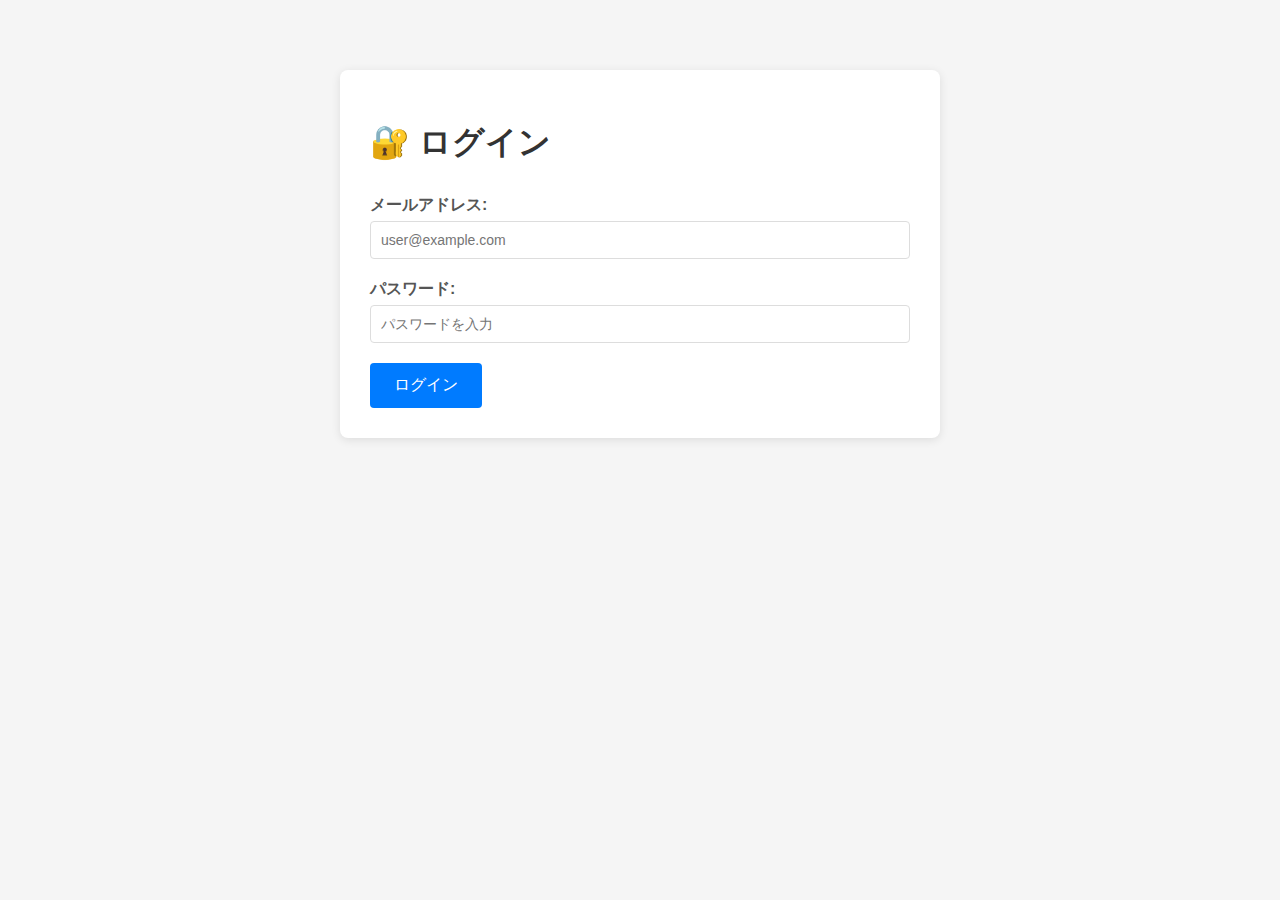
<file: static/login.html>
<!DOCTYPE html>
<html lang="ja">
<head>
    <meta charset="UTF-8">
    <meta name="viewport" content="width=device-width, initial-scale=1.0">
    <link rel="shortcut icon" href="/static/favicon.png" type="image/png">   
    <link rel="stylesheet" href="/static/style.css">
    <title>記事管理システム</title>
    <!-- 先ほどのHTMLをここに貼り付け -->
    <style>
        body {
            font-family: 'Segoe UI', Arial, sans-serif;
            max-width: 600px;
            margin: 50px auto;
            padding: 20px;
            background: #f5f5f5;
        }
        .container {
            background: white;
            padding: 30px;
            border-radius: 8px;
            box-shadow: 0 2px 10px rgba(0,0,0,0.1);
        }
        h1 { color: #333; margin-bottom: 30px; }
        .form-group {
            margin-bottom: 20px;
        }
        label {
            display: block;
            margin-bottom: 5px;
            font-weight: bold;
            color: #555;
        }
        input, textarea {
            width: 100%;
            padding: 10px;
            border: 1px solid #ddd;
            border-radius: 4px;
            font-size: 14px;
            box-sizing: border-box;
        }
        textarea {
            resize: vertical;
            font-family: 'Courier New', monospace;
        }
        button {
            background: #007bff;
            color: white;
            padding: 12px 24px;
            border: none;
            border-radius: 4px;
            cursor: pointer;
            font-size: 16px;
            transition: background 0.3s;
        }
        button:hover { background: #0056b3; }
        button:disabled {
            background: #ccc;
            cursor: not-allowed;
        }
        .btn-secondary {
            background: #6c757d;
            margin-left: 10px;
        }
        .btn-secondary:hover { background: #545b62; }
        .status {
            padding: 10px;
            margin-bottom: 20px;
            border-radius: 4px;
        }
        .status.error {
            background: #f8d7da;
            color: #721c24;
            border: 1px solid #f5c6cb;
        }
        .status.success {
            background: #d4edda;
            color: #155724;
            border: 1px solid #c3e6cb;
        }
        .status.info {
            background: #d1ecf1;
            color: #0c5460;
            border: 1px solid #bee5eb;
        }
        .hidden { display: none; }
        .logout-btn {
            float: right;
            padding: 8px 16px;
            font-size: 14px;
        }
    </style>
</head>
<body>
    <div class="container">
        <!-- ログインフォーム -->
        <div id="login-section">
            <h1>🔐 ログイン</h1>
            <div id="login-status" class="status hidden"></div>
            
            <form id="login-form">
                <div class="form-group">
                    <label for="email">メールアドレス:</label>
                    <input type="email" id="email" name="email" 
                           placeholder="user@example.com" required>
                </div>
                
                <div class="form-group">
                    <label for="password">パスワード:</label>
                    <input type="password" id="password" name="password" 
                           placeholder="パスワードを入力" required>
                </div>
                
                <button type="submit">ログイン</button>
            </form>
        </div>

        <!-- 投稿フォーム（ログイン後に表示） -->
        <div id="post-section" class="hidden">
            <h1>📝 新規投稿
                <button id="logout-btn" class="logout-btn btn-secondary">ログアウト</button>
            </h1>
            <div id="post-status" class="status hidden"></div>
            
            <form id="post-form">
                <div class="form-group">
                    <label for="title">タイトル:</label>
                    <input type="text" id="title" name="title" 
                           placeholder="記事のタイトル" required>
                </div>
                
                <div class="form-group">
                    <label for="md_content">内容 (Markdown):</label>
                    <textarea id="md_content" name="md_content" rows="15"
                              placeholder="# 見出し

Markdown形式で記事を書けます。

- リスト1
- リスト2

**太字** や *斜体* も使えます。" required></textarea>
                </div>
                
                <button type="submit">保存</button>
                <a href="/posts" class="btn-secondary" style="text-decoration: none; display: inline-block; padding: 12px 24px;">キャンセル</a>
            </form>
        </div>
    </div>

    <script>
    // 初期化
    document.addEventListener('DOMContentLoaded', () => {
        checkLoginStatus();
        setupLoginForm();
        setupPostForm();
        setupLogout();
    });

    // ログイン状態をチェック
    function checkLoginStatus() {
        const token = localStorage.getItem('jwt_token');
        if (token) {
            showPostSection();
        } else {
            showLoginSection();
        }
    }

    // ログインフォームのセットアップ
    function setupLoginForm() {
        const form = document.getElementById('login-form');
        form.addEventListener('submit', async (e) => {
            e.preventDefault();
            
            const email = form.email.value;
            const password = form.password.value;
            
            showStatus('login-status', 'ログイン中...', 'info');
            
            try {
                // Locoフレームワークの標準エンドポイント（ポート5150）
                const res = await fetch('/api/auth/login', {
                    method: 'POST',
                    headers: {
                        'Content-Type': 'application/json'
                    },
                    body: JSON.stringify({ email, password })
                });
                
                if (res.ok) {
                    const data = await res.json();
                    
                    // トークンを保存（Locoは通常"token"キーで返す）
                    localStorage.setItem('jwt_token', data.token);
                    
                    showStatus('login-status', 'ログイン成功！', 'success');
                    setTimeout(showPostSection, 1000);
                } else {
                    const error = await res.json();
                    showStatus('login-status', 
                        'ログイン失敗: ' + (error.error || 'メールアドレスかパスワードが間違っています'), 
                        'error');
                }
            } catch (err) {
                console.error(err);
                showStatus('login-status', 'ネットワークエラーが発生しました', 'error');
            }
        });
    }

    // 投稿フォームのセットアップ
    function setupPostForm() {
        const form = document.getElementById('post-form');
        form.addEventListener('submit', async (e) => {
            e.preventDefault();
            
            const token = localStorage.getItem('jwt_token');
            if (!token) {
                showStatus('post-status', '認証エラー: 再ログインしてください', 'error');
                setTimeout(showLoginSection, 2000);
                return;
            }
            
            const data = {
                title: form.title.value,
                md_content: form.md_content.value
            };
            
            showStatus('post-status', '保存中...', 'info');
            
            try {
                const res = await fetch('/api/posts', {
                    method: 'POST',
                    headers: {
                        'Content-Type': 'application/json',
                        'Authorization': `Bearer ${token}`  // ⭐ ここが重要！
                    },
                    body: JSON.stringify(data)
                });
                
                if (res.ok) {
                    showStatus('post-status', '保存しました！ リダイレクト中...', 'success');
                    setTimeout(() => {
                        location.href = '/posts';
                    }, 1500);
                } else if (res.status === 401) {
                    showStatus('post-status', 'セッションが切れました。再ログインしてください', 'error');
                    localStorage.removeItem('jwt_token');
                    setTimeout(showLoginSection, 2000);
                } else {
                    const error = await res.json();
                    showStatus('post-status', '保存失敗: ' + (error.description || error.error), 'error');
                }
            } catch (err) {
                console.error(err);
                showStatus('post-status', 'ネットワークエラー', 'error');
            }
        });
    }

    // ログアウト
    function setupLogout() {
        document.getElementById('logout-btn').addEventListener('click', () => {
            localStorage.removeItem('jwt_token');
            showLoginSection();
        });
    }

    // 画面切り替え
    function showLoginSection() {
        document.getElementById('login-section').classList.remove('hidden');
        document.getElementById('post-section').classList.add('hidden');
        hideStatus('post-status');
    }

    function showPostSection() {
        document.getElementById('login-section').classList.add('hidden');
        document.getElementById('post-section').classList.remove('hidden');
        hideStatus('login-status');
    }

    // ステータス表示
    function showStatus(id, message, type) {
        const status = document.getElementById(id);
        status.textContent = message;
        status.className = `status ${type}`;
        status.classList.remove('hidden');
    }

    function hideStatus(id) {
        document.getElementById(id).classList.add('hidden');
    }
    </script>

    <!-- ... -->
</body>
</html>
</file>
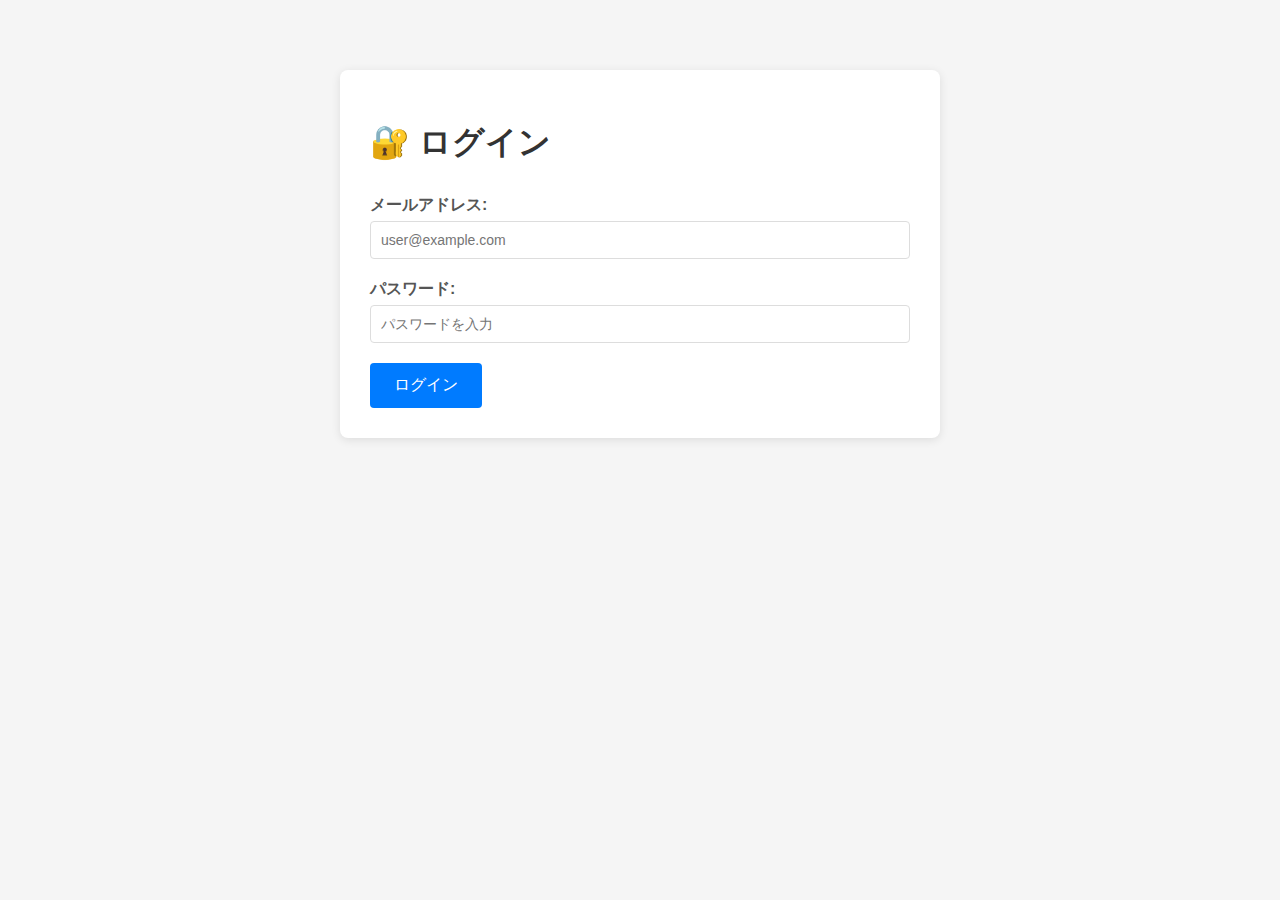
<file: static/login_system.html>
<!DOCTYPE html>
<html lang="ja">
<head>
    <meta charset="UTF-8">
    <meta name="viewport" content="width=device-width, initial-scale=1.0">
    <link rel="shortcut icon" href="/static/favicon.png" type="image/png">   
    <link rel="stylesheet" href="/static/style.css">
    <title>記事管理システム</title>
    <style>
        body {
            font-family: 'Segoe UI', Arial, sans-serif;
            max-width: 600px;
            margin: 50px auto;
            padding: 20px;
            background: #f5f5f5;
        }
        .container {
            background: white;
            padding: 30px;
            border-radius: 8px;
            box-shadow: 0 2px 10px rgba(0,0,0,0.1);
        }
        h1 { color: #333; margin-bottom: 30px; }
        .form-group {
            margin-bottom: 20px;
        }
        label {
            display: block;
            margin-bottom: 5px;
            font-weight: bold;
            color: #555;
        }
        input, textarea {
            width: 100%;
            padding: 10px;
            border: 1px solid #ddd;
            border-radius: 4px;
            font-size: 14px;
            box-sizing: border-box;
        }
        textarea {
            resize: vertical;
            font-family: 'Courier New', monospace;
        }
        button {
            background: #007bff;
            color: white;
            padding: 12px 24px;
            border: none;
            border-radius: 4px;
            cursor: pointer;
            font-size: 16px;
            transition: background 0.3s;
        }
        button:hover { background: #0056b3; }
        button:disabled {
            background: #ccc;
            cursor: not-allowed;
        }
        .btn-secondary {
            background: #6c757d;
            margin-left: 10px;
        }
        .btn-secondary:hover { background: #545b62; }
        .status {
            padding: 10px;
            margin-bottom: 20px;
            border-radius: 4px;
        }
        .status.error {
            background: #f8d7da;
            color: #721c24;
            border: 1px solid #f5c6cb;
        }
        .status.success {
            background: #d4edda;
            color: #155724;
            border: 1px solid #c3e6cb;
        }
        .status.info {
            background: #d1ecf1;
            color: #0c5460;
            border: 1px solid #bee5eb;
        }
        .hidden { display: none; }
        .logout-btn {
            float: right;
            padding: 8px 16px;
            font-size: 14px;
        }
    </style>
</head>
<body>
    <div class="container">
        <!-- ログインフォーム -->
        <div id="login-section">
            <h1>🔐 ログイン</h1>
            <div id="login-status" class="status hidden"></div>
            
            <form id="login-form">
                <div class="form-group">
                    <label for="email">メールアドレス:</label>
                    <input type="email" id="email" name="email" 
                           placeholder="user@example.com" required>
                </div>
                
                <div class="form-group">
                    <label for="password">パスワード:</label>
                    <input type="password" id="password" name="password" 
                           placeholder="パスワードを入力" required>
                </div>
                
                <button type="submit">ログイン</button>
            </form>
        </div>

        <!-- 投稿フォーム（ログイン後に表示） -->
        <div id="post-section" class="hidden">
            <h1>📝 新規投稿
                <button id="logout-btn" class="logout-btn btn-secondary">ログアウト</button>
            </h1>
            <div id="post-status" class="status hidden"></div>
            
            <form id="post-form">
                <div class="form-group">
                    <label for="title">タイトル:</label>
                    <input type="text" id="title" name="title" 
                           placeholder="記事のタイトル" required>
                </div>
                
                <div class="form-group">
                    <label for="md_content">内容 (Markdown):</label>
                    <textarea id="md_content" name="md_content" rows="15"
                              placeholder="# 見出し

Markdown形式で記事を書けます。

- リスト1
- リスト2

**太字** や *斜体* も使えます。" required></textarea>
                </div>
                
                <button type="submit">保存</button>
                <a href="/posts" class="btn-secondary" style="text-decoration: none; display: inline-block; padding: 12px 24px;">キャンセル</a>
            </form>
        </div>
    </div>

    <script>
    // 初期化
    document.addEventListener('DOMContentLoaded', () => {
        checkLoginStatus();
        setupLoginForm();
        setupPostForm();
        setupLogout();
    });

    // ログイン状態をチェック
    function checkLoginStatus() {
        const token = localStorage.getItem('jwt_token');
        if (token) {
            showPostSection();
        } else {
            showLoginSection();
        }
    }

    // ログインフォームのセットアップ
    function setupLoginForm() {
        const form = document.getElementById('login-form');
        form.addEventListener('submit', async (e) => {
            e.preventDefault();
            
            const email = form.email.value;
            const password = form.password.value;
            
            showStatus('login-status', 'ログイン中...', 'info');
            
            try {
                // Locoフレームワークの標準エンドポイント（ポート5150）
                const res = await fetch('http://localhost:5150/api/auth/login', {
                    method: 'POST',
                    headers: {
                        'Content-Type': 'application/json'
                    },
                    body: JSON.stringify({ email, password })
                });
                
                if (res.ok) {
                    const data = await res.json();
                    
                    // トークンを保存（Locoは通常"token"キーで返す）
                    localStorage.setItem('jwt_token', data.token);
                    
                    showStatus('login-status', 'ログイン成功！', 'success');
                    setTimeout(showPostSection, 1000);
                } else {
                    const error = await res.json();
                    showStatus('login-status', 
                        'ログイン失敗: ' + (error.error || 'メールアドレスかパスワードが間違っています'), 
                        'error');
                }
            } catch (err) {
                console.error(err);
                showStatus('login-status', 'ネットワークエラーが発生しました', 'error');
            }
        });
    }

    // 投稿フォームのセットアップ
    function setupPostForm() {
        const form = document.getElementById('post-form');
        form.addEventListener('submit', async (e) => {
            e.preventDefault();
            
            const token = localStorage.getItem('jwt_token');
            if (!token) {
                showStatus('post-status', '認証エラー: 再ログインしてください', 'error');
                setTimeout(showLoginSection, 2000);
                return;
            }
            
            const data = {
                title: form.title.value,
                md_content: form.md_content.value
            };
            
            showStatus('post-status', '保存中...', 'info');
            
            try {
                const res = await fetch('http://localhost:5150/api/posts', {
                    method: 'POST',
                    headers: {
                        'Content-Type': 'application/json',
                        'Authorization': `Bearer ${token}`  // ⭐ ここが重要！
                    },
                    body: JSON.stringify(data)
                });
                
                if (res.ok) {
                    showStatus('post-status', '保存しました！ リダイレクト中...', 'success');
                    setTimeout(() => {
                        location.href = '/posts';
                    }, 1500);
                } else if (res.status === 401) {
                    showStatus('post-status', 'セッションが切れました。再ログインしてください', 'error');
                    localStorage.removeItem('jwt_token');
                    setTimeout(showLoginSection, 2000);
                } else {
                    const error = await res.json();
                    showStatus('post-status', '保存失敗: ' + (error.description || error.error), 'error');
                }
            } catch (err) {
                console.error(err);
                showStatus('post-status', 'ネットワークエラー', 'error');
            }
        });
    }

    // ログアウト
    function setupLogout() {
        document.getElementById('logout-btn').addEventListener('click', () => {
            localStorage.removeItem('jwt_token');
            showLoginSection();
        });
    }

    // 画面切り替え
    function showLoginSection() {
        document.getElementById('login-section').classList.remove('hidden');
        document.getElementById('post-section').classList.add('hidden');
        hideStatus('post-status');
    }

    function showPostSection() {
        document.getElementById('login-section').classList.add('hidden');
        document.getElementById('post-section').classList.remove('hidden');
        hideStatus('login-status');
    }

    // ステータス表示
    function showStatus(id, message, type) {
        const status = document.getElementById(id);
        status.textContent = message;
        status.className = `status ${type}`;
        status.classList.remove('hidden');
    }

    function hideStatus(id) {
        document.getElementById(id).classList.add('hidden');
    }
    </script>
</body>
</html>
</file>
<file: static/style.css>
body {
    font-family: sans-serif;
    background: #f5f5f5;
    padding: 40px;
    width: 90%;
}

img {
  max-width: 100%;
  display: block;
}

h1 {
    color: #333;
}

ul {
    list-style: none;
    padding: 0;
}

li {
    margin-bottom: 10px;
    background: white;
    padding: 10px;
    border-radius: 6px;
}

a {
    text-decoration: none;
    color: #0066cc;
    font-weight: bold;
}

a:hover {
    text-decoration: underline;
}
</file>
